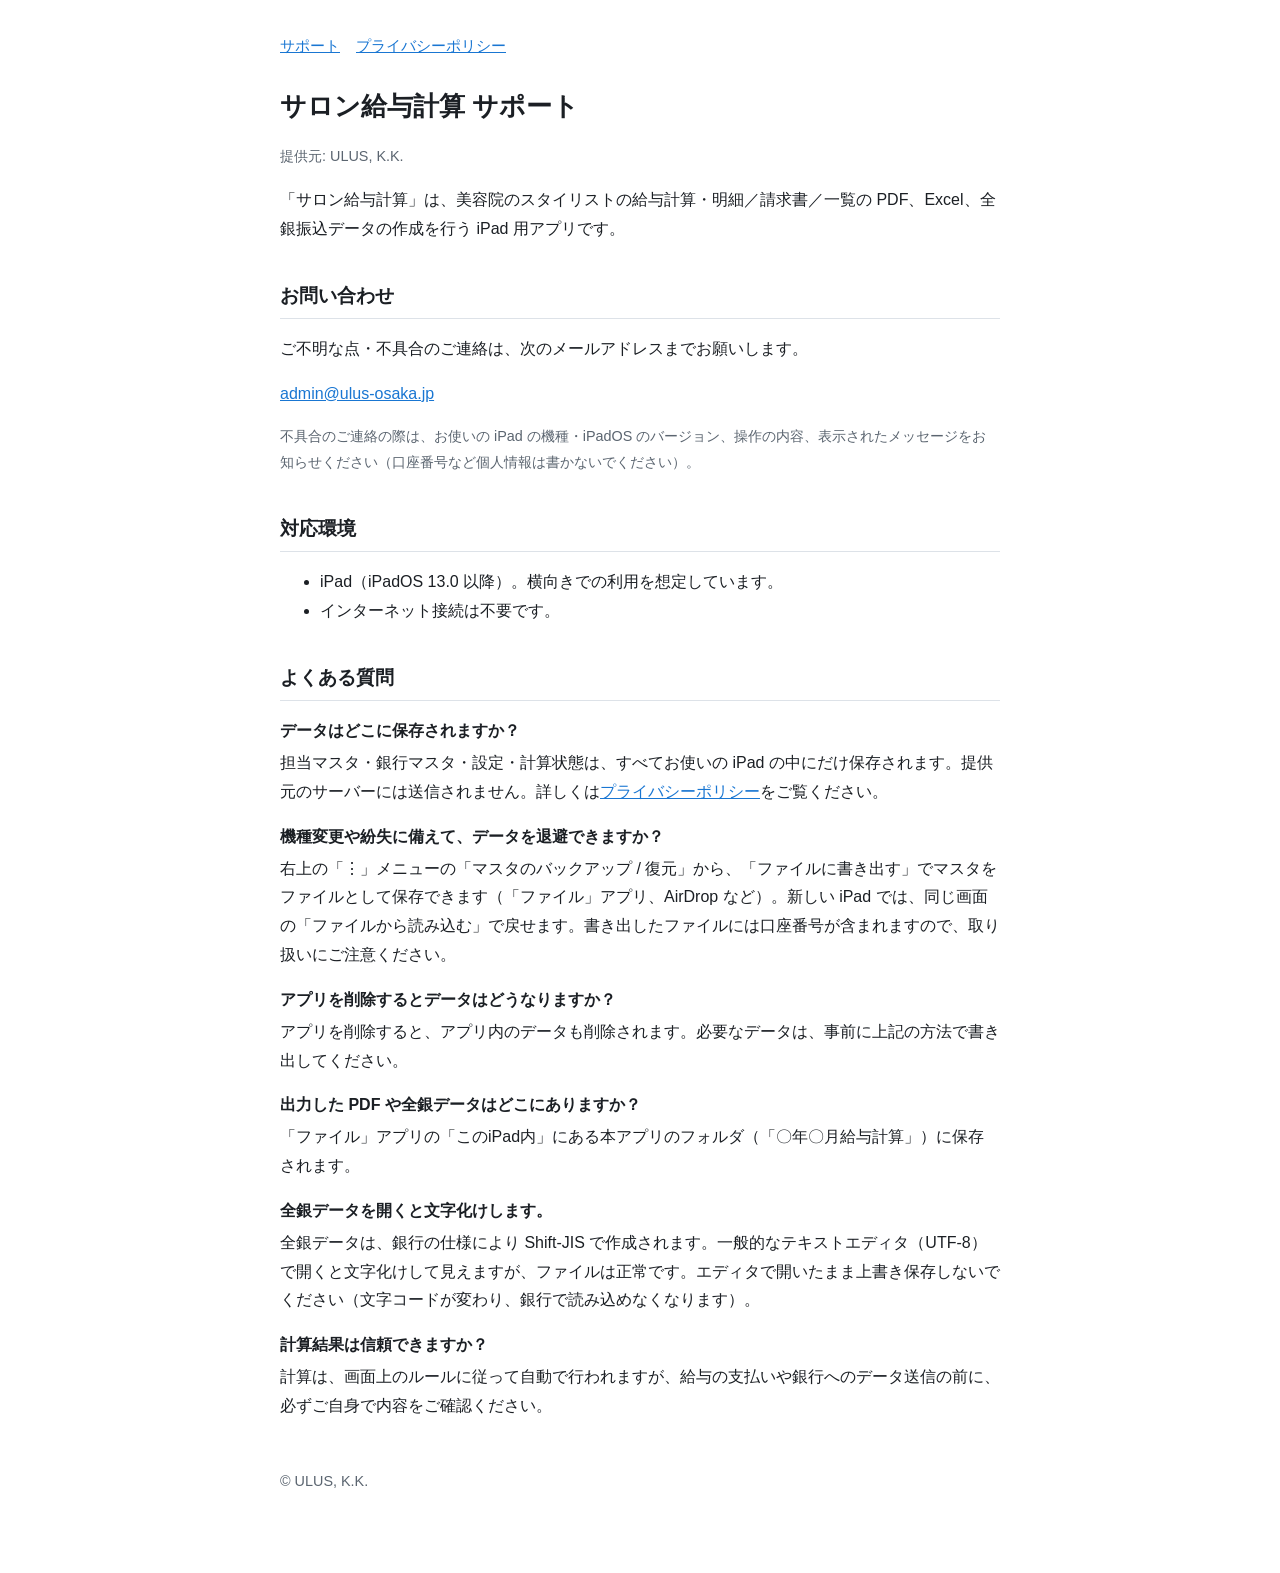
<file: index.html>
<!doctype html>
<html lang="ja">
<head>
<meta charset="utf-8">
<meta name="viewport" content="width=device-width, initial-scale=1">
<title>サロン給与計算 サポート</title>
<link rel="stylesheet" href="style.css">
</head>
<body>
<main>
<nav><a href="index.html">サポート</a><a href="privacy.html">プライバシーポリシー</a></nav>
<h1>サロン給与計算 サポート</h1>
<p class="muted">提供元: ULUS, K.K.</p>

<p>「サロン給与計算」は、美容院のスタイリストの給与計算・明細／請求書／一覧の PDF、Excel、全銀振込データの作成を行う iPad 用アプリです。</p>

<h2>お問い合わせ</h2>
<p>ご不明な点・不具合のご連絡は、次のメールアドレスまでお願いします。</p>
<p><a href="mailto:admin@ulus-osaka.jp">admin@ulus-osaka.jp</a></p>
<p class="muted">不具合のご連絡の際は、お使いの iPad の機種・iPadOS のバージョン、操作の内容、表示されたメッセージをお知らせください（口座番号など個人情報は書かないでください）。</p>

<h2>対応環境</h2>
<ul>
<li>iPad（iPadOS 13.0 以降）。横向きでの利用を想定しています。</li>
<li>インターネット接続は不要です。</li>
</ul>

<h2>よくある質問</h2>
<dl>
<dt>データはどこに保存されますか？</dt>
<dd>担当マスタ・銀行マスタ・設定・計算状態は、すべてお使いの iPad の中にだけ保存されます。提供元のサーバーには送信されません。詳しくは<a href="privacy.html">プライバシーポリシー</a>をご覧ください。</dd>

<dt>機種変更や紛失に備えて、データを退避できますか？</dt>
<dd>右上の「⋮」メニューの「マスタのバックアップ / 復元」から、「ファイルに書き出す」でマスタをファイルとして保存できます（「ファイル」アプリ、AirDrop など）。新しい iPad では、同じ画面の「ファイルから読み込む」で戻せます。書き出したファイルには口座番号が含まれますので、取り扱いにご注意ください。</dd>

<dt>アプリを削除するとデータはどうなりますか？</dt>
<dd>アプリを削除すると、アプリ内のデータも削除されます。必要なデータは、事前に上記の方法で書き出してください。</dd>

<dt>出力した PDF や全銀データはどこにありますか？</dt>
<dd>「ファイル」アプリの「このiPad内」にある本アプリのフォルダ（「〇年〇月給与計算」）に保存されます。</dd>

<dt>全銀データを開くと文字化けします。</dt>
<dd>全銀データは、銀行の仕様により Shift-JIS で作成されます。一般的なテキストエディタ（UTF-8）で開くと文字化けして見えますが、ファイルは正常です。エディタで開いたまま上書き保存しないでください（文字コードが変わり、銀行で読み込めなくなります）。</dd>

<dt>計算結果は信頼できますか？</dt>
<dd>計算は、画面上のルールに従って自動で行われますが、給与の支払いや銀行へのデータ送信の前に、必ずご自身で内容をご確認ください。</dd>
</dl>

<p class="muted" style="margin-top:3rem">&copy; ULUS, K.K.</p>
</main>
</body>
</html>
</file>
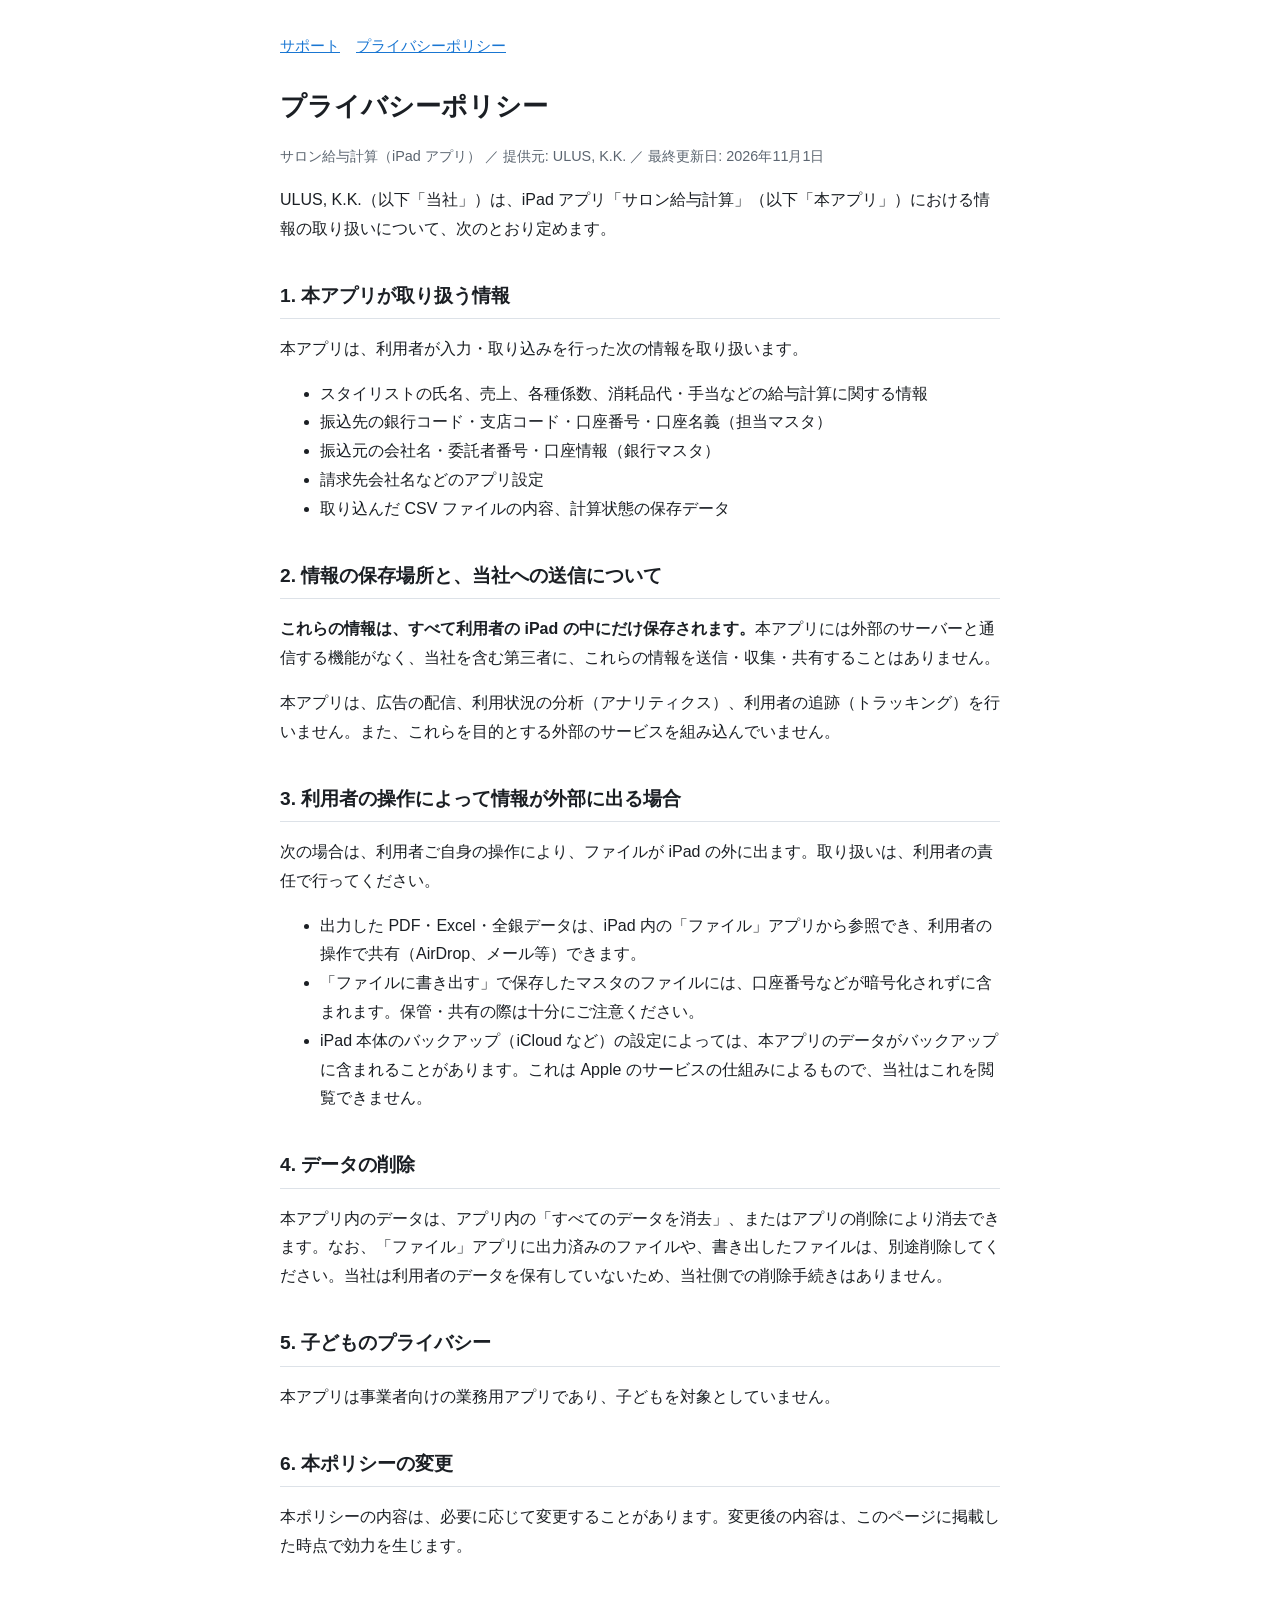
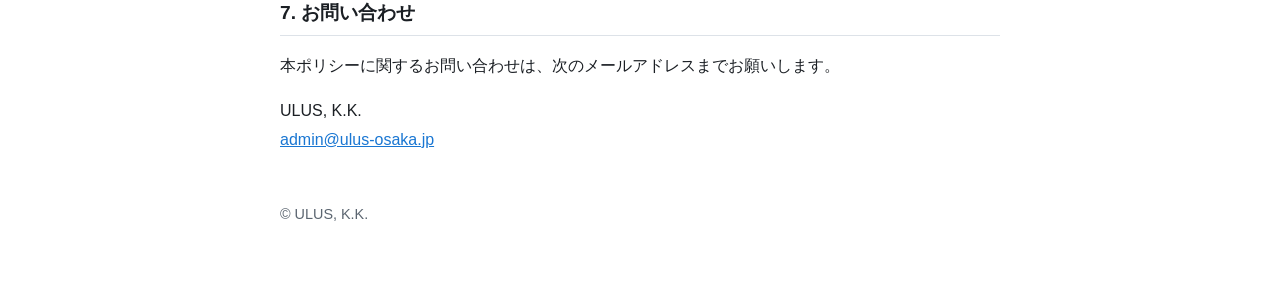
<file: privacy.html>
<!doctype html>
<html lang="ja">
<head>
<meta charset="utf-8">
<meta name="viewport" content="width=device-width, initial-scale=1">
<title>サロン給与計算 プライバシーポリシー</title>
<link rel="stylesheet" href="style.css">
</head>
<body>
<main>
<nav><a href="index.html">サポート</a><a href="privacy.html">プライバシーポリシー</a></nav>
<h1>プライバシーポリシー</h1>
<p class="muted">サロン給与計算（iPad アプリ） ／ 提供元: ULUS, K.K. ／ 最終更新日: 2026年11月1日</p>

<p>ULUS, K.K.（以下「当社」）は、iPad アプリ「サロン給与計算」（以下「本アプリ」）における情報の取り扱いについて、次のとおり定めます。</p>

<h2>1. 本アプリが取り扱う情報</h2>
<p>本アプリは、利用者が入力・取り込みを行った次の情報を取り扱います。</p>
<ul>
<li>スタイリストの氏名、売上、各種係数、消耗品代・手当などの給与計算に関する情報</li>
<li>振込先の銀行コード・支店コード・口座番号・口座名義（担当マスタ）</li>
<li>振込元の会社名・委託者番号・口座情報（銀行マスタ）</li>
<li>請求先会社名などのアプリ設定</li>
<li>取り込んだ CSV ファイルの内容、計算状態の保存データ</li>
</ul>

<h2>2. 情報の保存場所と、当社への送信について</h2>
<p><strong>これらの情報は、すべて利用者の iPad の中にだけ保存されます。</strong>本アプリには外部のサーバーと通信する機能がなく、当社を含む第三者に、これらの情報を送信・収集・共有することはありません。</p>
<p>本アプリは、広告の配信、利用状況の分析（アナリティクス）、利用者の追跡（トラッキング）を行いません。また、これらを目的とする外部のサービスを組み込んでいません。</p>

<h2>3. 利用者の操作によって情報が外部に出る場合</h2>
<p>次の場合は、利用者ご自身の操作により、ファイルが iPad の外に出ます。取り扱いは、利用者の責任で行ってください。</p>
<ul>
<li>出力した PDF・Excel・全銀データは、iPad 内の「ファイル」アプリから参照でき、利用者の操作で共有（AirDrop、メール等）できます。</li>
<li>「ファイルに書き出す」で保存したマスタのファイルには、口座番号などが暗号化されずに含まれます。保管・共有の際は十分にご注意ください。</li>
<li>iPad 本体のバックアップ（iCloud など）の設定によっては、本アプリのデータがバックアップに含まれることがあります。これは Apple のサービスの仕組みによるもので、当社はこれを閲覧できません。</li>
</ul>

<h2>4. データの削除</h2>
<p>本アプリ内のデータは、アプリ内の「すべてのデータを消去」、またはアプリの削除により消去できます。なお、「ファイル」アプリに出力済みのファイルや、書き出したファイルは、別途削除してください。当社は利用者のデータを保有していないため、当社側での削除手続きはありません。</p>

<h2>5. 子どものプライバシー</h2>
<p>本アプリは事業者向けの業務用アプリであり、子どもを対象としていません。</p>

<h2>6. 本ポリシーの変更</h2>
<p>本ポリシーの内容は、必要に応じて変更することがあります。変更後の内容は、このページに掲載した時点で効力を生じます。</p>

<h2>7. お問い合わせ</h2>
<p>本ポリシーに関するお問い合わせは、次のメールアドレスまでお願いします。</p>
<p>ULUS, K.K.<br><a href="mailto:admin@ulus-osaka.jp">admin@ulus-osaka.jp</a></p>

<p class="muted" style="margin-top:3rem">&copy; ULUS, K.K.</p>
</main>
</body>
</html>
</file>
<file: style.css>
:root { --bg:#fff; --fg:#1b1f24; --muted:#5b6570; --accent:#1976d2; --line:#dde2e8; }
@media (prefers-color-scheme: dark) {
  :root { --bg:#14181d; --fg:#e8ecf0; --muted:#9aa5b1; --accent:#64b5f6; --line:#2a323b; }
}
* { box-sizing: border-box; }
body { margin:0; background:var(--bg); color:var(--fg);
  font-family:-apple-system,BlinkMacSystemFont,"Hiragino Sans","Noto Sans JP",sans-serif; line-height:1.8; }
main { max-width:760px; margin:0 auto; padding:32px 20px 64px; }
h1 { font-size:1.6rem; margin:0 0 4px; }
h2 { font-size:1.2rem; margin:2.2rem 0 .4rem; padding-bottom:.3rem; border-bottom:1px solid var(--line); }
p, li { font-size:1rem; }
.muted { color:var(--muted); font-size:.9rem; }
a { color:var(--accent); }
nav { margin:0 0 1.5rem; font-size:.95rem; }
nav a { margin-right:1rem; }
dt { font-weight:600; margin-top:1rem; }
dd { margin:.2rem 0 0 0; }
</file>
